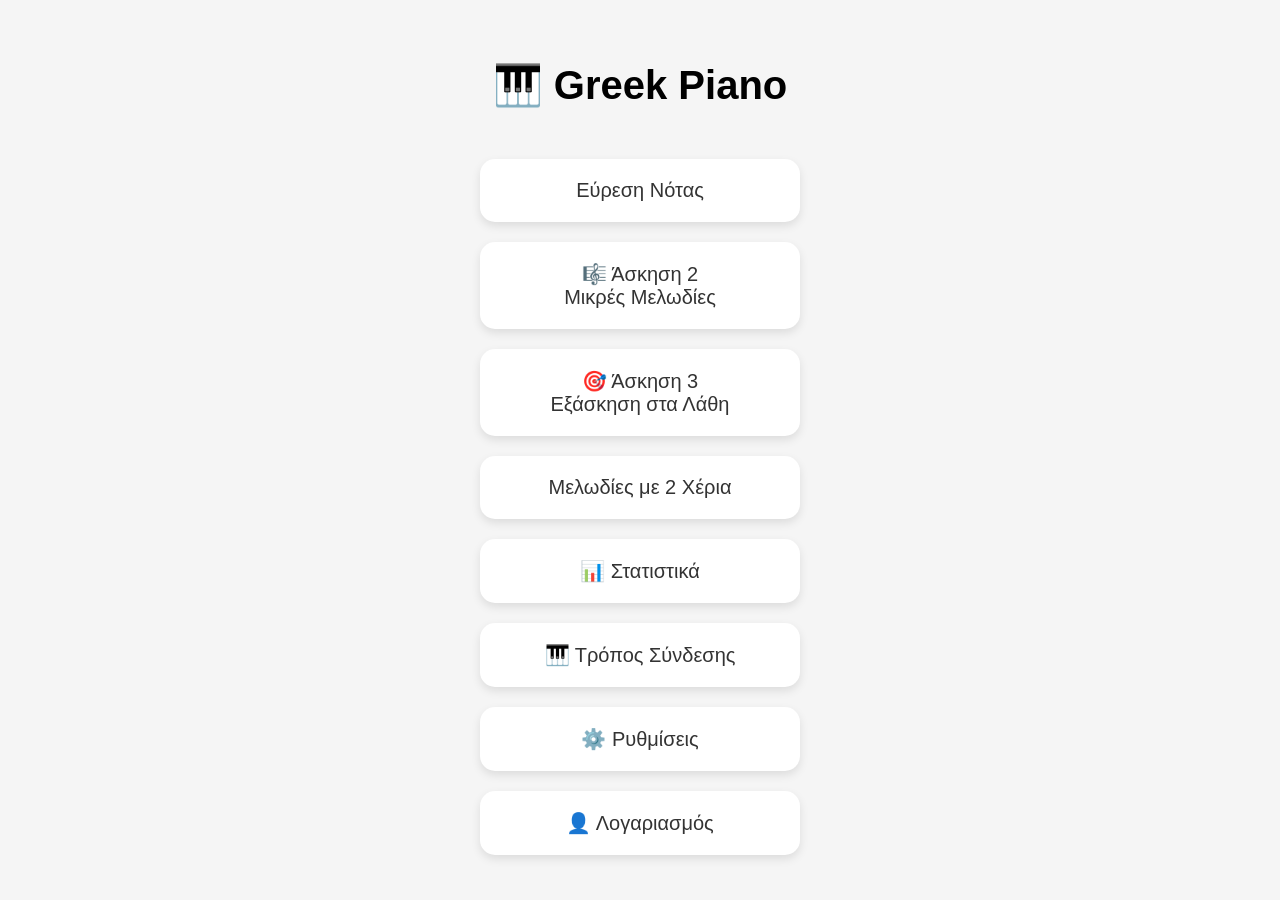
<file: index.html>
<!DOCTYPE html>
<html lang="el">

<head>
    <meta charset="UTF-8">

    <meta name="viewport" content="width=device-width, initial-scale=1.0">

    <title>Greek Piano</title>
    
<link rel="stylesheet" href="css/style.css">
</head>

<body>

    <div class="container">

        <h1>🎹 Greek Piano</h1>

        <button onclick="window.location.href='askisi1-settings.html'"
    🎹 Άσκηση 1<br>Εύρεση Νότας
</button>
        
    <button onclick="window.location.href='askisi2-settings.html'">
    🎼 Άσκηση 2<br>Μικρές Μελωδίες
</button>

<button id="exercise3Button">
    🎯 Άσκηση 3<br>Εξάσκηση στα Λάθη
</button>

<div id="exercise3Message" class="modal-overlay">

    <div class="modal-box">

        <button
            id="closeExercise3Message"
            class="modal-close">
            ✕
        </button>

        <h2>🎯 Εξάσκηση στα Λάθη</h2>

        <p>
            🔒 Η άσκηση δεν είναι ακόμα διαθέσιμη.
        </p>

        <p>
            Συνέχισε να εξασκείσαι στις
            <strong>Ασκήσεις 1 και 2</strong>.
        </p>

        <p>
            Χρειάζεσαι συνολικά
            <strong>150 λάθη</strong>
            για να ξεκλειδώσεις την άσκηση.
        </p>

    </div>

</div>

<button onclick="location.href='askisi4-settings.html'">
    Μελωδίες με 2 Χέρια
</button>

        <button onclick="window.location.href='pages/stats.html'">
    📊 Στατιστικά
</button>

<button onclick="window.location.href='connection-settings.html'">
    🎹 Τρόπος Σύνδεσης
</button>

      <button onclick="window.location.href='settings.html'">
    ⚙️ Ρυθμίσεις
</button>

       <button onclick="window.location.href='account.html'">
    👤 Λογαριασμός
</button>

    </div>

<script src="js/appSettings.js"></script>

<script src="js/app.js"></script>

</body>

</html>
</file>
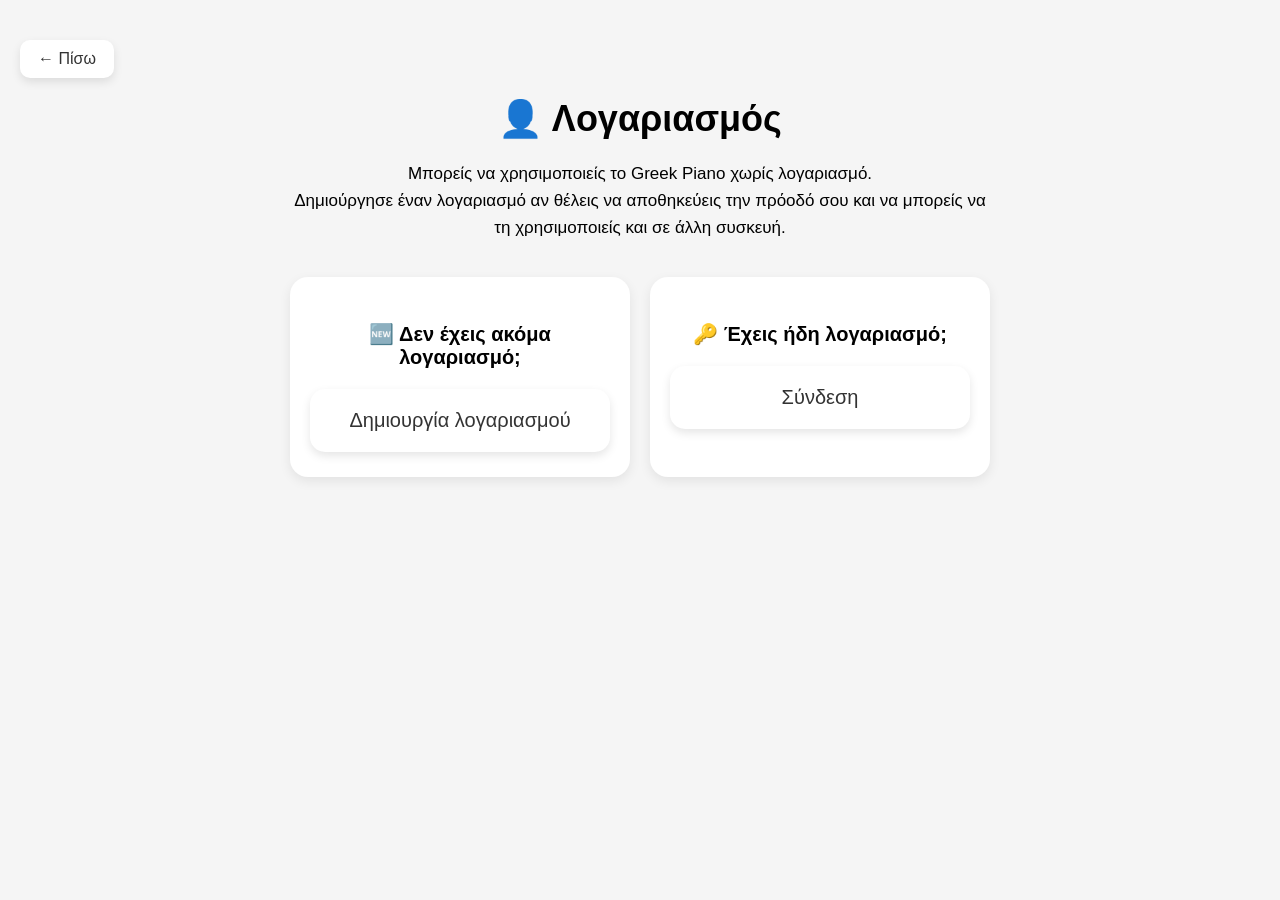
<file: account.html>
<!DOCTYPE html>
<html lang="el">

<head>

    <meta charset="UTF-8">

    <meta
        name="viewport"
        content="width=device-width, initial-scale=1.0">

    <title>Greek Piano — Λογαριασμός</title>

    <link rel="stylesheet" href="css/style.css">

</head>

<body>

    <main class="account-container">

        <!-- Πίσω -->

        <button
            class="account-back-button"
            onclick="window.location.href='index.html'">

            ← Πίσω

        </button>


        <!-- Τίτλος -->

        <h1>👤 Λογαριασμός</h1>


        <!-- Ενημέρωση -->

        <p class="account-intro">

            Μπορείς να χρησιμοποιείς το Greek Piano
            χωρίς λογαριασμό.

            <br>

            Δημιούργησε έναν λογαριασμό αν θέλεις
            να αποθηκεύεις την πρόοδό σου και να
            μπορείς να τη χρησιμοποιείς και σε
            άλλη συσκευή.

        </p>


        <!-- Επιλογές -->

        <section class="account-options" id="accountOptions">

    <div class="account-card">

        <p>
           🆕 Δεν έχεις ακόμα λογαριασμό;
        </p>

        <button id="createAccountButton">
           Δημιουργία λογαριασμού
        </button>

    </div>


    <div class="account-card">

        <p>
          🔑  Έχεις ήδη λογαριασμό;
        </p>

        <button id="loginButton">
            Σύνδεση
        </button>

    </div>

</section>


<!-- ================================ -->
<!-- Φόρμα δημιουργίας λογαριασμού -->
<!-- ================================ -->

<section
    class="account-form"
    id="createAccountForm"
    style="display: none;">

    <h2>🆕 Δημιουργία λογαριασμού</h2>

    <label for="username">
        Όνομα χρήστη
    </label>

    <input
        type="text"
        id="username"
        autocomplete="username"
        placeholder="Όνομα χρήστη">


    <label for="password">
        Κωδικός
    </label>

    <input
        type="password"
        id="password"
        autocomplete="new-password"
        placeholder="Κωδικός">


    <label for="confirmPassword">
        Επιβεβαίωση κωδικού
    </label>

    <input
        type="password"
        id="confirmPassword"
        autocomplete="new-password"
        placeholder="Επιβεβαίωση κωδικού">


    <button id="submitCreateAccount">
        Δημιουργία λογαριασμού
    </button>


    <button
        id="cancelCreateAccount"
        class="secondary-button">

        ← Πίσω

    </button>


    <div
        id="createAccountMessage"
        class="account-message">
    </div>

</section>
        <!-- ================================ -->
<!-- Φόρμα σύνδεσης -->
<!-- ================================ -->

<section
    class="account-form"
    id="loginForm"
    style="display: none;">

    <h2>🔑 Σύνδεση</h2>

    <label for="loginUsername">
        Όνομα χρήστη
    </label>

    <input
        type="text"
        id="loginUsername"
        autocomplete="username"
        placeholder="Όνομα χρήστη">


    <label for="loginPassword">
        Κωδικός
    </label>

    <input
        type="password"
        id="loginPassword"
        autocomplete="current-password"
        placeholder="Κωδικός">


    <button id="submitLogin">
        Σύνδεση
    </button>


    <button
        id="cancelLogin"
        class="secondary-button">

        ← Πίσω

    </button>


    <div
        id="loginMessage"
        class="account-message">
    </div>

</section>

    </main>

<script src="js/appSettings.js"></script>
    <script src="js/account.js"></script>

</body>

</html>
</file>
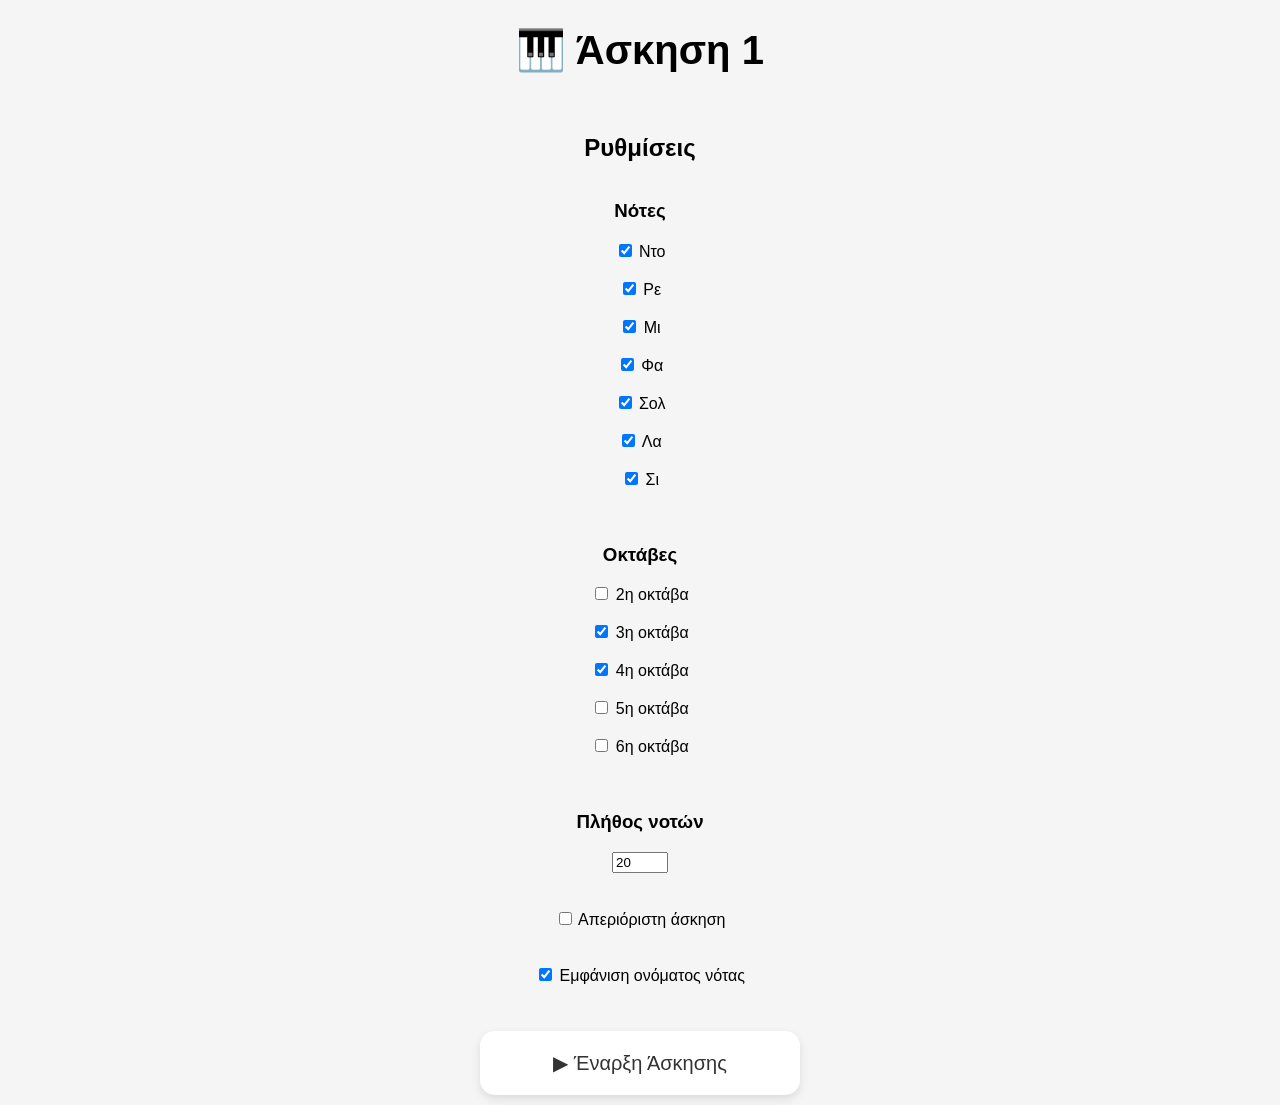
<file: askisi1-settings.html>
<!DOCTYPE html>
<html lang="el">

<head>
    <meta charset="UTF-8">
    <title>Ρυθμίσεις Άσκησης 1</title>

    <link rel="stylesheet" href="css/style.css">
</head>

<body>

<div class="container">

    <h1>🎹 Άσκηση 1</h1>

    <h2>Ρυθμίσεις</h2>

    <h3>Νότες</h3>

<label><input id="noteC" type="checkbox" checked> Ντο</label><br>
<label><input id="noteD" type="checkbox" checked> Ρε</label><br>
<label><input id="noteE" type="checkbox" checked> Μι</label><br>
<label><input id="noteF" type="checkbox" checked> Φα</label><br>
<label><input id="noteG" type="checkbox" checked> Σολ</label><br>
<label><input id="noteA" type="checkbox" checked> Λα</label><br>
<label><input id="noteB" type="checkbox" checked> Σι</label><br>

<br>

<h3>Οκτάβες</h3>

<label><input id="octave2" type="checkbox"> 2η οκτάβα</label><br>
<label><input id="octave3" type="checkbox" checked> 3η οκτάβα</label><br>
<label><input id="octave4" type="checkbox" checked> 4η οκτάβα</label><br>
<label><input id="octave5" type="checkbox"> 5η οκτάβα</label><br>
<label><input id="octave6" type="checkbox"> 6η οκτάβα</label><br>

    <br>

<h3>Πλήθος νοτών</h3>

<input
    id="questions"
    type="number"
    value="20"
    min="1"
    max="100"
>

<br><br>

<label>
    <input
        id="forever"
        type="checkbox"
    >
    Απεριόριστη άσκηση
</label>

<br><br>

    <label>
        <input id="showName" type="checkbox" checked>
        Εμφάνιση ονόματος νότας
    </label>

    <br><br>

    <button id="startExercise">
    ▶ Έναρξη Άσκησης
</button>

</div>

<script>
    const savedSettings = JSON.parse(
        localStorage.getItem("exercise1Settings")
    );

    if (savedSettings) {

        document.getElementById("noteC").checked = savedSettings.notes.c;
        document.getElementById("noteD").checked = savedSettings.notes.d;
        document.getElementById("noteE").checked = savedSettings.notes.e;
        document.getElementById("noteF").checked = savedSettings.notes.f;
        document.getElementById("noteG").checked = savedSettings.notes.g;
        document.getElementById("noteA").checked = savedSettings.notes.a;
        document.getElementById("noteB").checked = savedSettings.notes.b;

        document.getElementById("octave2").checked = savedSettings.octaves[2];
        document.getElementById("octave3").checked = savedSettings.octaves[3];
        document.getElementById("octave4").checked = savedSettings.octaves[4];
        document.getElementById("octave5").checked = savedSettings.octaves[5];
        document.getElementById("octave6").checked = savedSettings.octaves[6];

       document.getElementById("questions").value =
    savedSettings.questions;

document.getElementById("forever").checked =
    savedSettings.forever || false;

document.getElementById("showName").checked =
    savedSettings.showName;

    }
</script>

<script src="js/appSettings.js"></script>
<script src="js/exercise1-settings.js"></script>


</body>

</html>
</file>
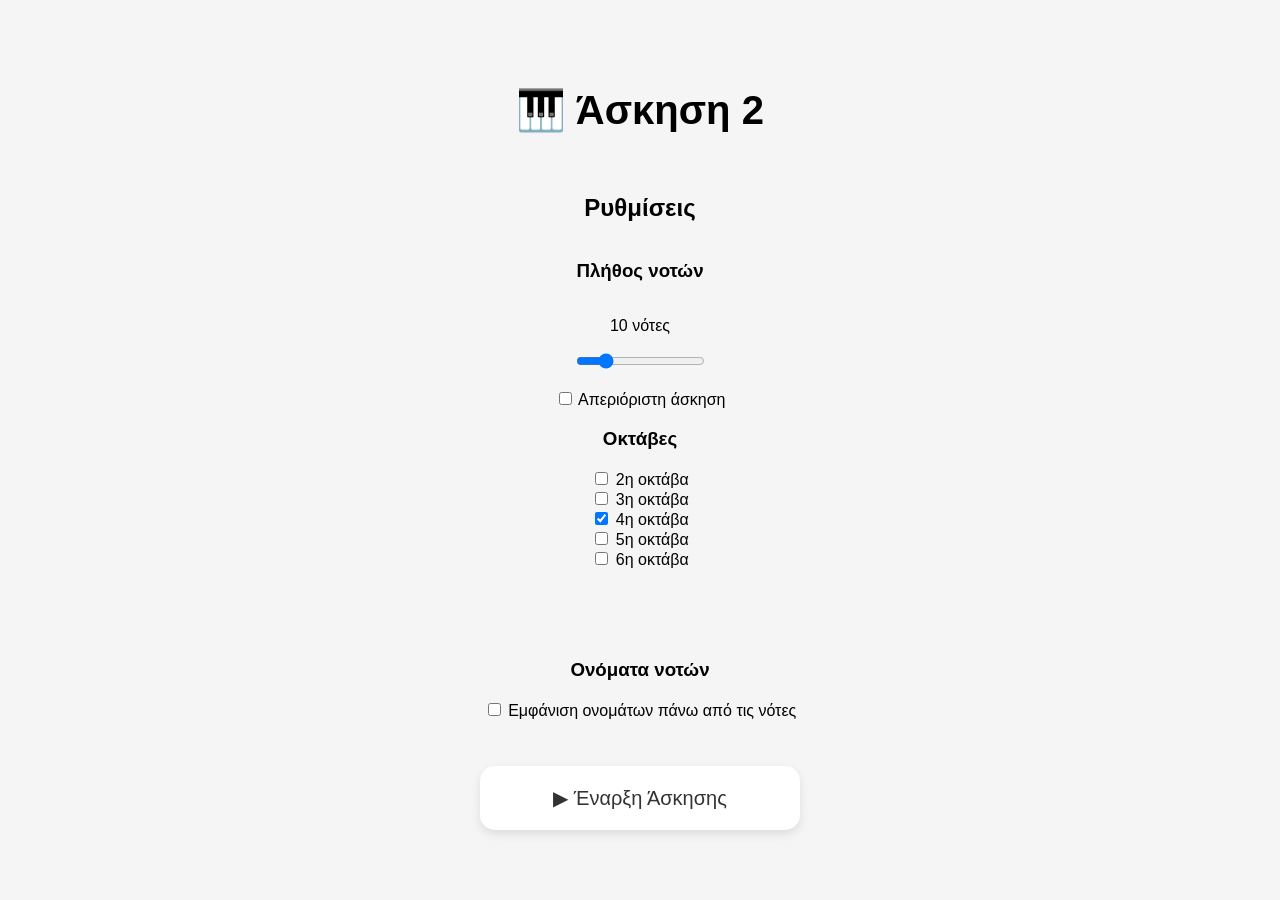
<file: askisi2-settings.html>
<!DOCTYPE html>
<html lang="el">

<head>

    <meta charset="UTF-8">

    <meta name="viewport" content="width=device-width, initial-scale=1.0">

    <title>Άσκηση 2 - Greek Piano</title>

    <link rel="stylesheet" href="css/style.css">

</head>


<body>

    <div class="container">

        <h1>🎹 Άσκηση 2</h1>

        <h2>Ρυθμίσεις</h2>


        <h3>Πλήθος νοτών</h3>
        

        <p>
            <span id="noteCount">10</span> νότες
        </p>


        <input
            id="noteSlider"
            type="range"
            min="5"
            max="30"
            value="10"
            step="1"


        >

        <br>

<label>
    <input id="unlimitedExercise" type="checkbox">
    Απεριόριστη άσκηση
</label>

<h3>Οκτάβες</h3>

<label>
    <input type="checkbox" name="octave" value="2">
    2η οκτάβα
</label>

<label>
    <input type="checkbox" name="octave" value="3">
    3η οκτάβα
</label>

<label>
    <input type="checkbox" name="octave" value="4" checked>
    4η οκτάβα
</label>

<label>
    <input type="checkbox" name="octave" value="5">
    5η οκτάβα
</label>

<label>
    <input type="checkbox" name="octave" value="6">
    6η οκτάβα
</label>

<br><br>

        <br><br>

<h3>Ονόματα νοτών</h3>

<label>
    <input
        type="checkbox"
        id="showNoteNames"
    >
    Εμφάνιση ονομάτων πάνω από τις νότες
</label>

<br><br>

        <button id="startExercise">
            ▶ Έναρξη Άσκησης
        </button>

    </div>

<script src="js/appSettings.js"></script>
    <script src="js/exercise2-settings.js"></script>

</body>

</html>
</file>
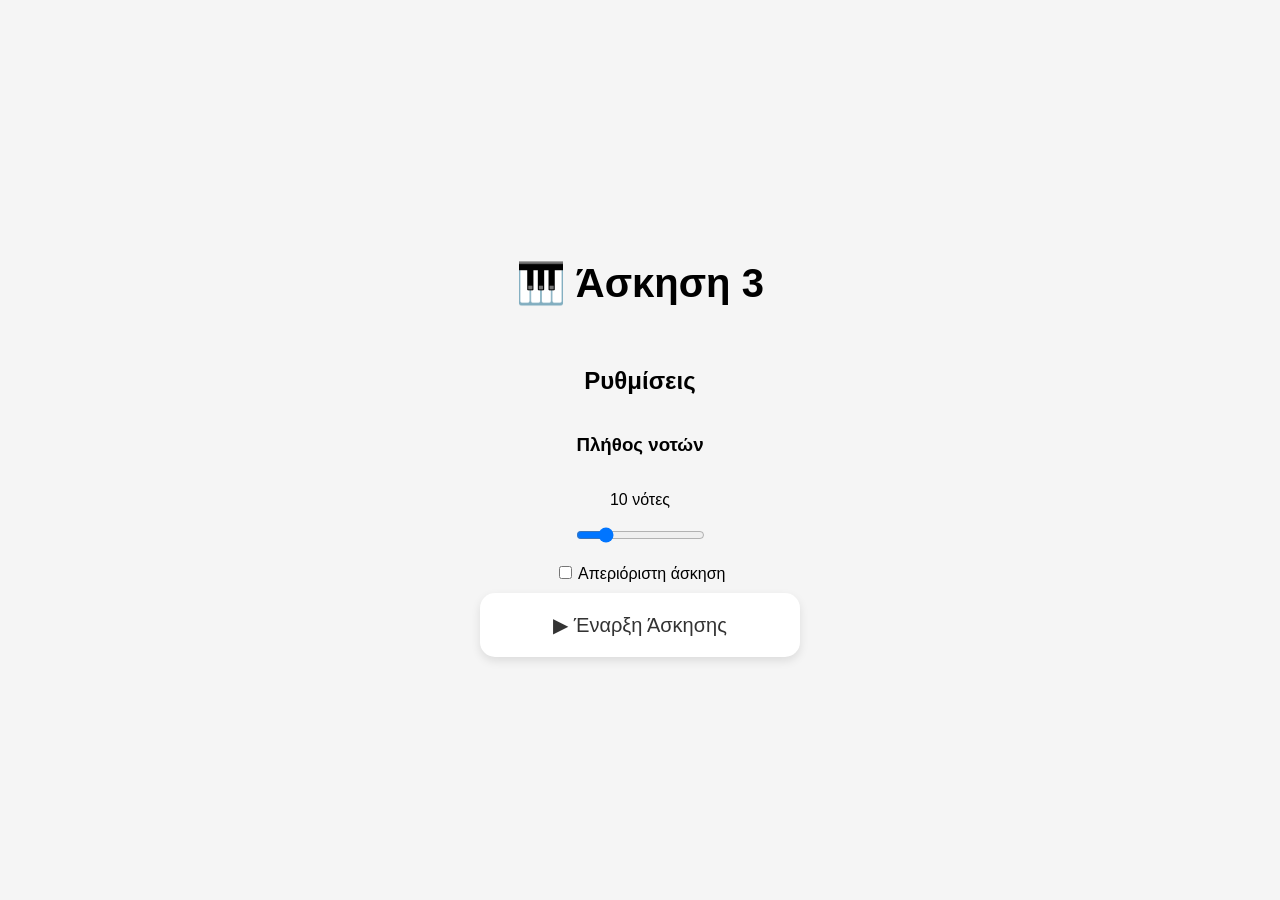
<file: askisi3-settings.html>
<!DOCTYPE html>
<html lang="el">

<head>

    <meta charset="UTF-8">

    <meta name="viewport" content="width=device-width, initial-scale=1.0">

    <title>Άσκηση 3 - Greek Piano</title>

    <link rel="stylesheet" href="css/style.css">

</head>


<body>

    <div class="container">

        <h1>🎹 Άσκηση 3</h1>

        <h2>Ρυθμίσεις</h2>


        <h3>Πλήθος νοτών</h3>
        

        <p>
            <span id="noteCount">10</span> νότες
        </p>


        <input
            id="noteSlider"
            type="range"
            min="5"
            max="30"
            value="10"
            step="1"


        >

        <br>

<label>
    <input id="unlimitedExercise" type="checkbox">
    Απεριόριστη άσκηση
</label>


        <button id="startExercise">
            ▶ Έναρξη Άσκησης
        </button>

    </div>

<script src="js/appSettings.js"></script>
    <script src="js/exercise3-settings.js"></script>

</body>

</html>
</file>
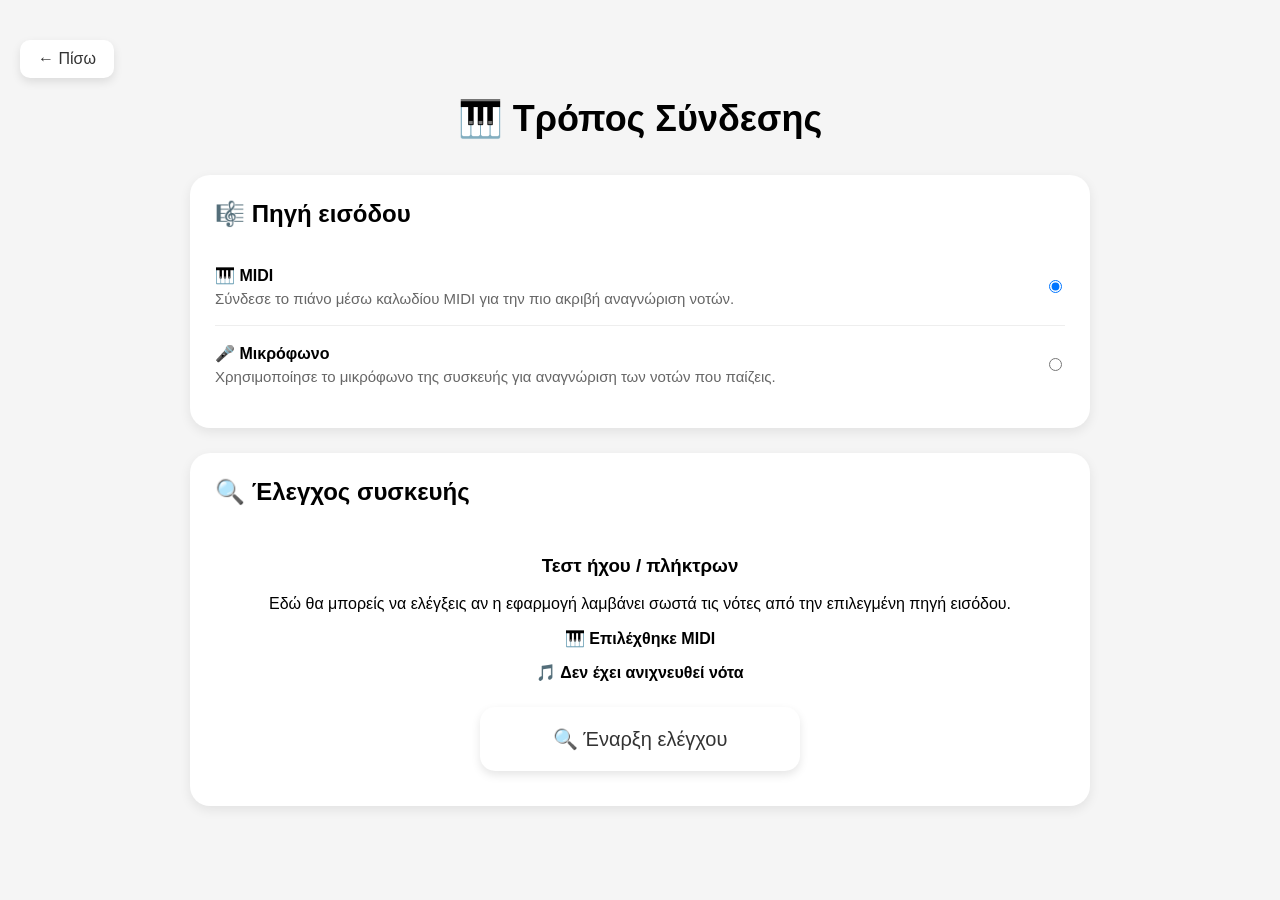
<file: connection-settings.html>
<!DOCTYPE html>

<html lang="el">

<head>

    <meta charset="UTF-8">

    <meta name="viewport" content="width=device-width, initial-scale=1.0">

    <title>Greek Piano — Τρόπος Σύνδεσης</title>

    <link rel="stylesheet" href="css/style.css">

</head>

<body>

    <main class="settings-container">

        <button
            class="settings-back-button"
            onclick="window.location.href='index.html'">
            ← Πίσω
        </button>


        <h1>🎹 Τρόπος Σύνδεσης</h1>


        <!-- ================================ -->
        <!-- ΕΠΙΛΟΓΗ ΤΡΟΠΟΥ ΣΥΝΔΕΣΗΣ -->
        <!-- ================================ -->

        <section class="settings-section">

            <h2>🎼 Πηγή εισόδου</h2>


            <div class="setting-row">

                <div>

                    <strong>🎹 MIDI</strong>

                    <p>
                        Σύνδεσε το πιάνο μέσω καλωδίου MIDI
                        για την πιο ακριβή αναγνώριση νοτών.
                    </p>

                </div>

                <label class="switch">

                    <input
                        type="radio"
                        name="inputMode"
                        id="midiInputMode"
                        value="midi">

                    <span class="slider"></span>

                </label>

            </div>


            <div class="setting-row">

                <div>

                    <strong>🎤 Μικρόφωνο</strong>

                    <p>
                        Χρησιμοποίησε το μικρόφωνο της συσκευής
                        για αναγνώριση των νοτών που παίζεις.
                    </p>

                </div>

                <label class="switch">

                    <input
                        type="radio"
                        name="inputMode"
                        id="microphoneInputMode"
                        value="microphone">

                    <span class="slider"></span>

                </label>

            </div>

        </section>


        <!-- ================================ -->
        <!-- ΤΕΣΤ ΣΥΝΔΕΣΗΣ -->
        <!-- ================================ -->

        <section class="settings-section">

            <h2>🔍 Έλεγχος συσκευής</h2>


            <div class="setting-test">

                <h3>Τεστ ήχου / πλήκτρων</h3>

                <p>
                    Εδώ θα μπορείς να ελέγξεις αν η εφαρμογή
                    λαμβάνει σωστά τις νότες από την επιλεγμένη
                    πηγή εισόδου.
                </p>

                <div
                    id="connectionTestStatus"
                    class="test-status">

                    ⚪ Επίλεξε τρόπο σύνδεσης

                </div>

                <div
    id="pitchTestResult"
    class="test-status">

    🎵 Δεν έχει ανιχνευθεί νότα

</div>

                <button id="connectionTestButton">

                    🔍 Έναρξη ελέγχου

                </button>

            </div>

        </section>


    </main>


<script src="js/appSettings.js"></script>
<script src="js/inputManager.js"></script>
<script src="js/midiInput.js"></script>
<script src="js/microphoneInput.js"></script>
<script src="js/connection-settings.js"></script>

</body>

</html>
</file>
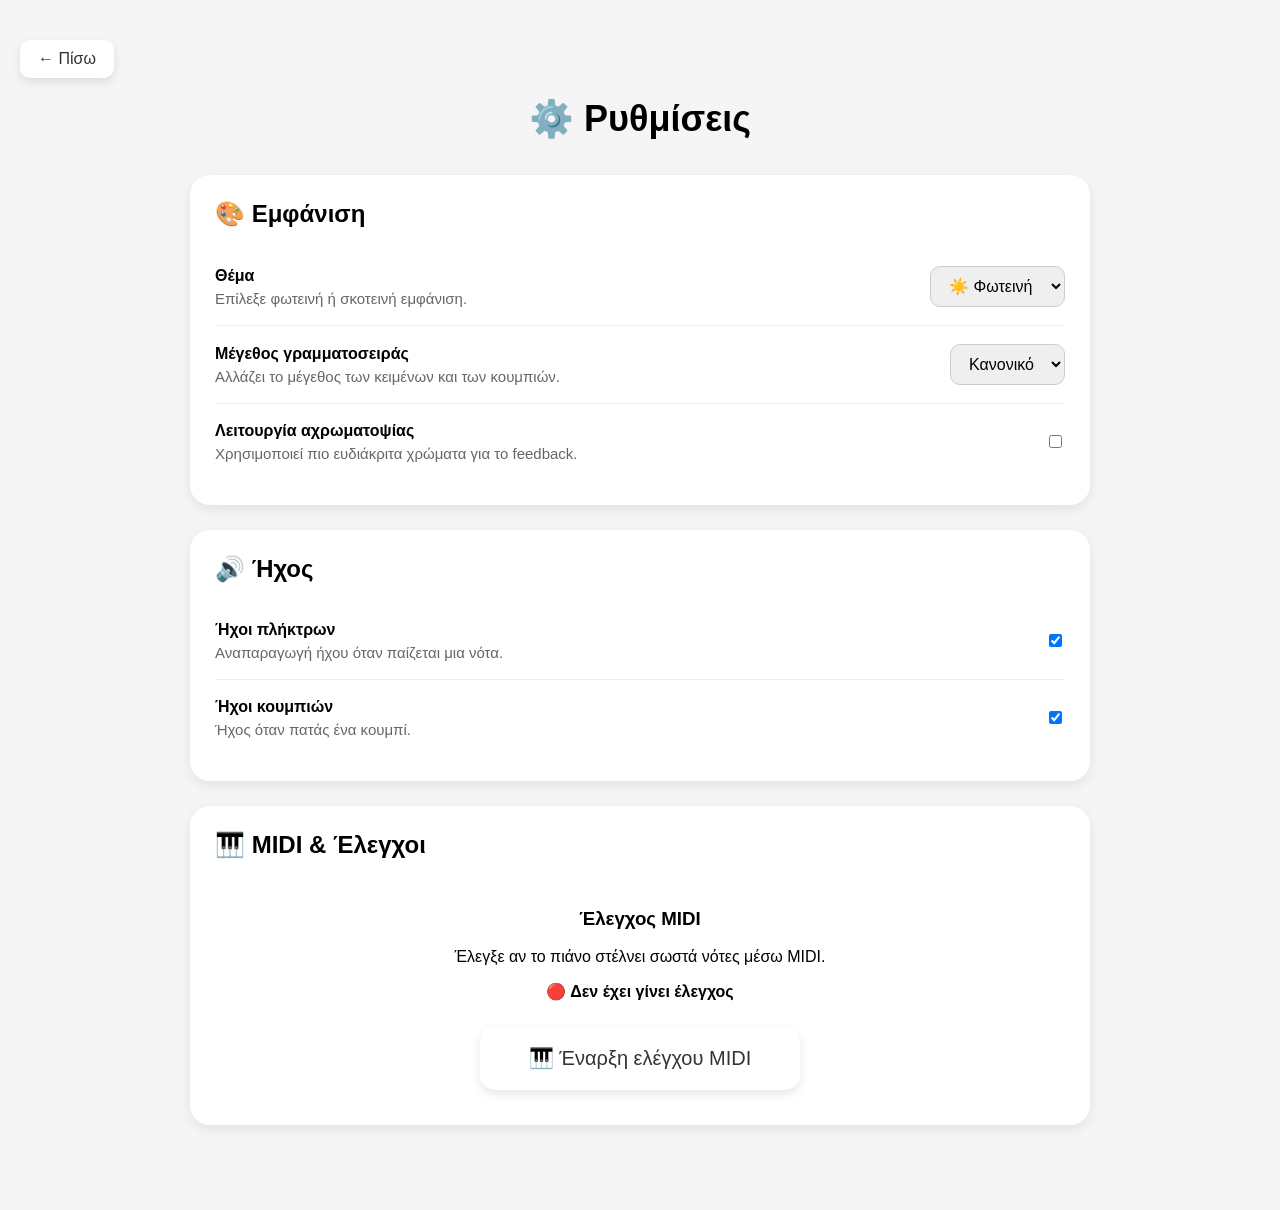
<file: settings.html>
<!DOCTYPE html>

<html lang="el">

<head>

    <meta charset="UTF-8">

    <meta name="viewport" content="width=device-width, initial-scale=1.0">

    <title>Greek Piano — Ρυθμίσεις</title>

    <link rel="stylesheet" href="css/style.css">

</head>

<body>

    <main class="settings-container">

       <button
    class="settings-back-button"
    onclick="window.location.href='index.html'">
    ← Πίσω
</button>


        <h1>⚙️ Ρυθμίσεις</h1>


        <!-- ================================ -->
        <!-- ΕΜΦΑΝΙΣΗ -->
        <!-- ================================ -->

        <section class="settings-section">

            <h2>🎨 Εμφάνιση</h2>


            <div class="setting-row">

                <div>
                    <strong>Θέμα</strong>
                    <p>Επίλεξε φωτεινή ή σκοτεινή εμφάνιση.</p>
                </div>

                <select id="themeSetting">

                    <option value="light">
                        ☀️ Φωτεινή
                    </option>

                    <option value="dark">
                        🌙 Σκοτεινή
                    </option>

                </select>

            </div>


            <div class="setting-row">

                <div>
                    <strong>Μέγεθος γραμματοσειράς</strong>
                    <p>Αλλάζει το μέγεθος των κειμένων και των κουμπιών.</p>
                </div>

                <select id="fontSizeSetting">

                    <option value="small">
                        Μικρό
                    </option>

                    <option value="normal">
                        Κανονικό
                    </option>

                    <option value="large">
                        Μεγάλο
                    </option>

                </select>

            </div>


            <div class="setting-row">

                <div>
                    <strong>Λειτουργία αχρωματοψίας</strong>
                    <p>Χρησιμοποιεί πιο ευδιάκριτα χρώματα για το feedback.</p>
                </div>

                <label class="switch">

                    <input
                        type="checkbox"
                        id="colorBlindSetting">

                    <span class="slider"></span>

                </label>

            </div>

        </section>


        <!-- ================================ -->
        <!-- ΗΧΟΣ -->
        <!-- ================================ -->

        <section class="settings-section">

            <h2>🔊 Ήχος</h2>


            <div class="setting-row">

                <div>
                    <strong>Ήχοι πλήκτρων</strong>
                    <p>Αναπαραγωγή ήχου όταν παίζεται μια νότα.</p>
                </div>

                <label class="switch">

                    <input
                        type="checkbox"
                        id="keySoundsSetting"
                        checked>

                    <span class="slider"></span>

                </label>

            </div>


            <div class="setting-row">

                <div>
                    <strong>Ήχοι κουμπιών</strong>
                    <p>Ήχος όταν πατάς ένα κουμπί.</p>
                </div>

                <label class="switch">

                    <input
                        type="checkbox"
                        id="buttonSoundsSetting"
                        checked>

                    <span class="slider"></span>

                </label>

            </div>

        </section>


        <!-- ================================ -->
        <!-- MIDI & ΕΛΕΓΧΟΙ -->
        <!-- ================================ -->

        <section class="settings-section">

            <h2>🎹 MIDI & Έλεγχοι</h2>


            <div class="setting-test">

                <h3>Έλεγχος MIDI</h3>

                <p>
                    Έλεγξε αν το πιάνο στέλνει σωστά νότες
                    μέσω MIDI.
                </p>

                <div
                    id="midiTestStatus"
                    class="test-status">
                    🔴 Δεν έχει γίνει έλεγχος
                </div>

                <button id="midiTestButton">
                    🎹 Έναρξη ελέγχου MIDI
                </button>

            </div>


        </section>


    </main>

<script src="js/appSettings.js"></script>
<script src="js/notes.js"></script>
    <script src="js/settings.js"></script>

</body>

</html>
</file>
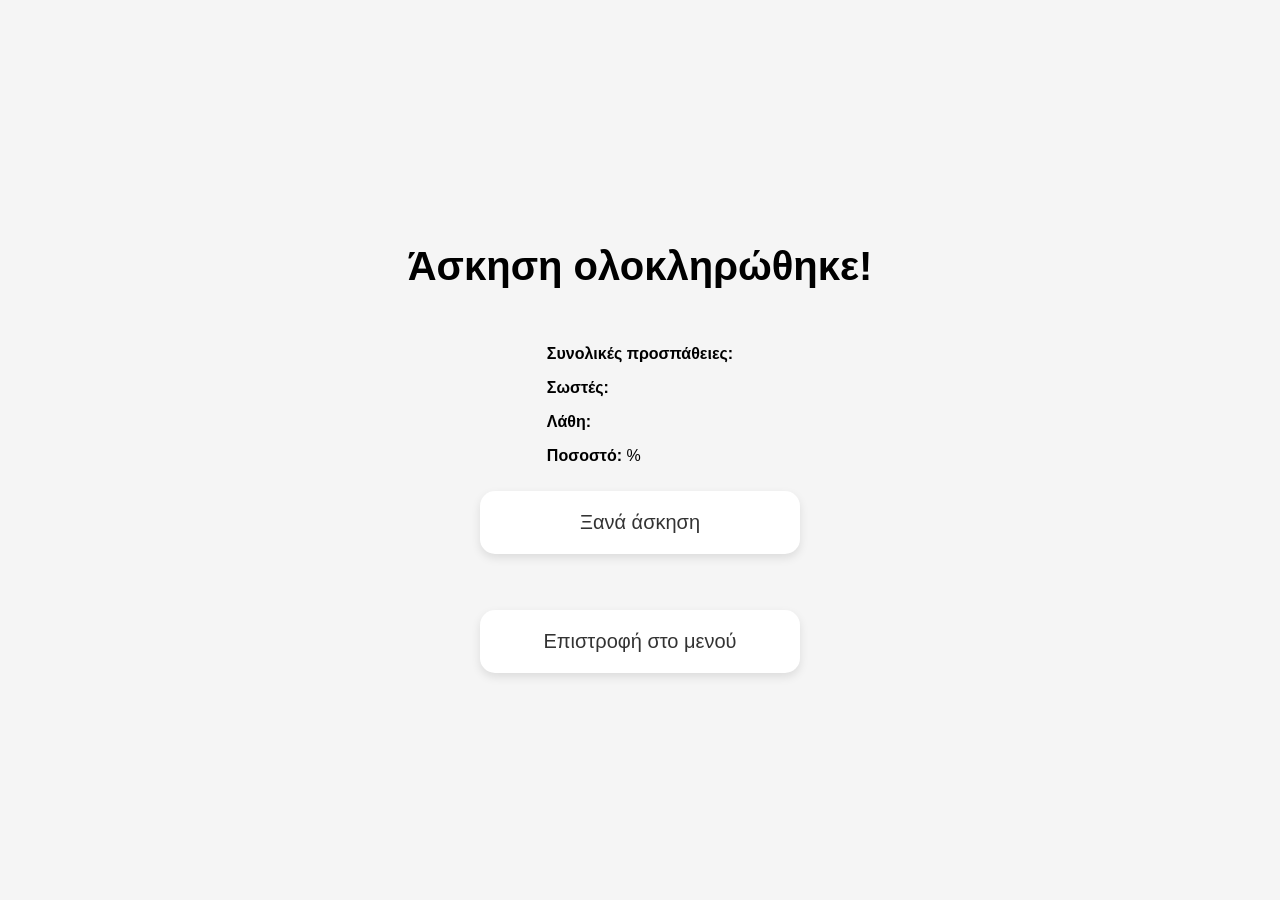
<file: pages/results.html>
<!DOCTYPE html>

<html lang="el">

<head>

    <meta charset="UTF-8">

    <title>Αποτελέσματα</title>

    <link rel="stylesheet" href="../css/style.css">

</head>

<body>

<div class="container">

<h1>Άσκηση ολοκληρώθηκε!</h1>

<div id="resultsBox">

<p><strong>Συνολικές προσπάθειες:</strong>
<span id="total"></span></p>

<p><strong>Σωστές:</strong>
<span id="correct"></span></p>

<p><strong>Λάθη:</strong>
<span id="wrong"></span></p>

<p><strong>Ποσοστό:</strong>
<span id="percentage"></span>%</p>

</div>

<button id="restartButton">

Ξανά άσκηση

</button>

<br><br>

<button id="menuButton">

Επιστροφή στο μενού

</button>

</div>


<script src="../js/appSettings.js"></script>
<script src="../js/results.js"></script>

</body>


</html>
</file>
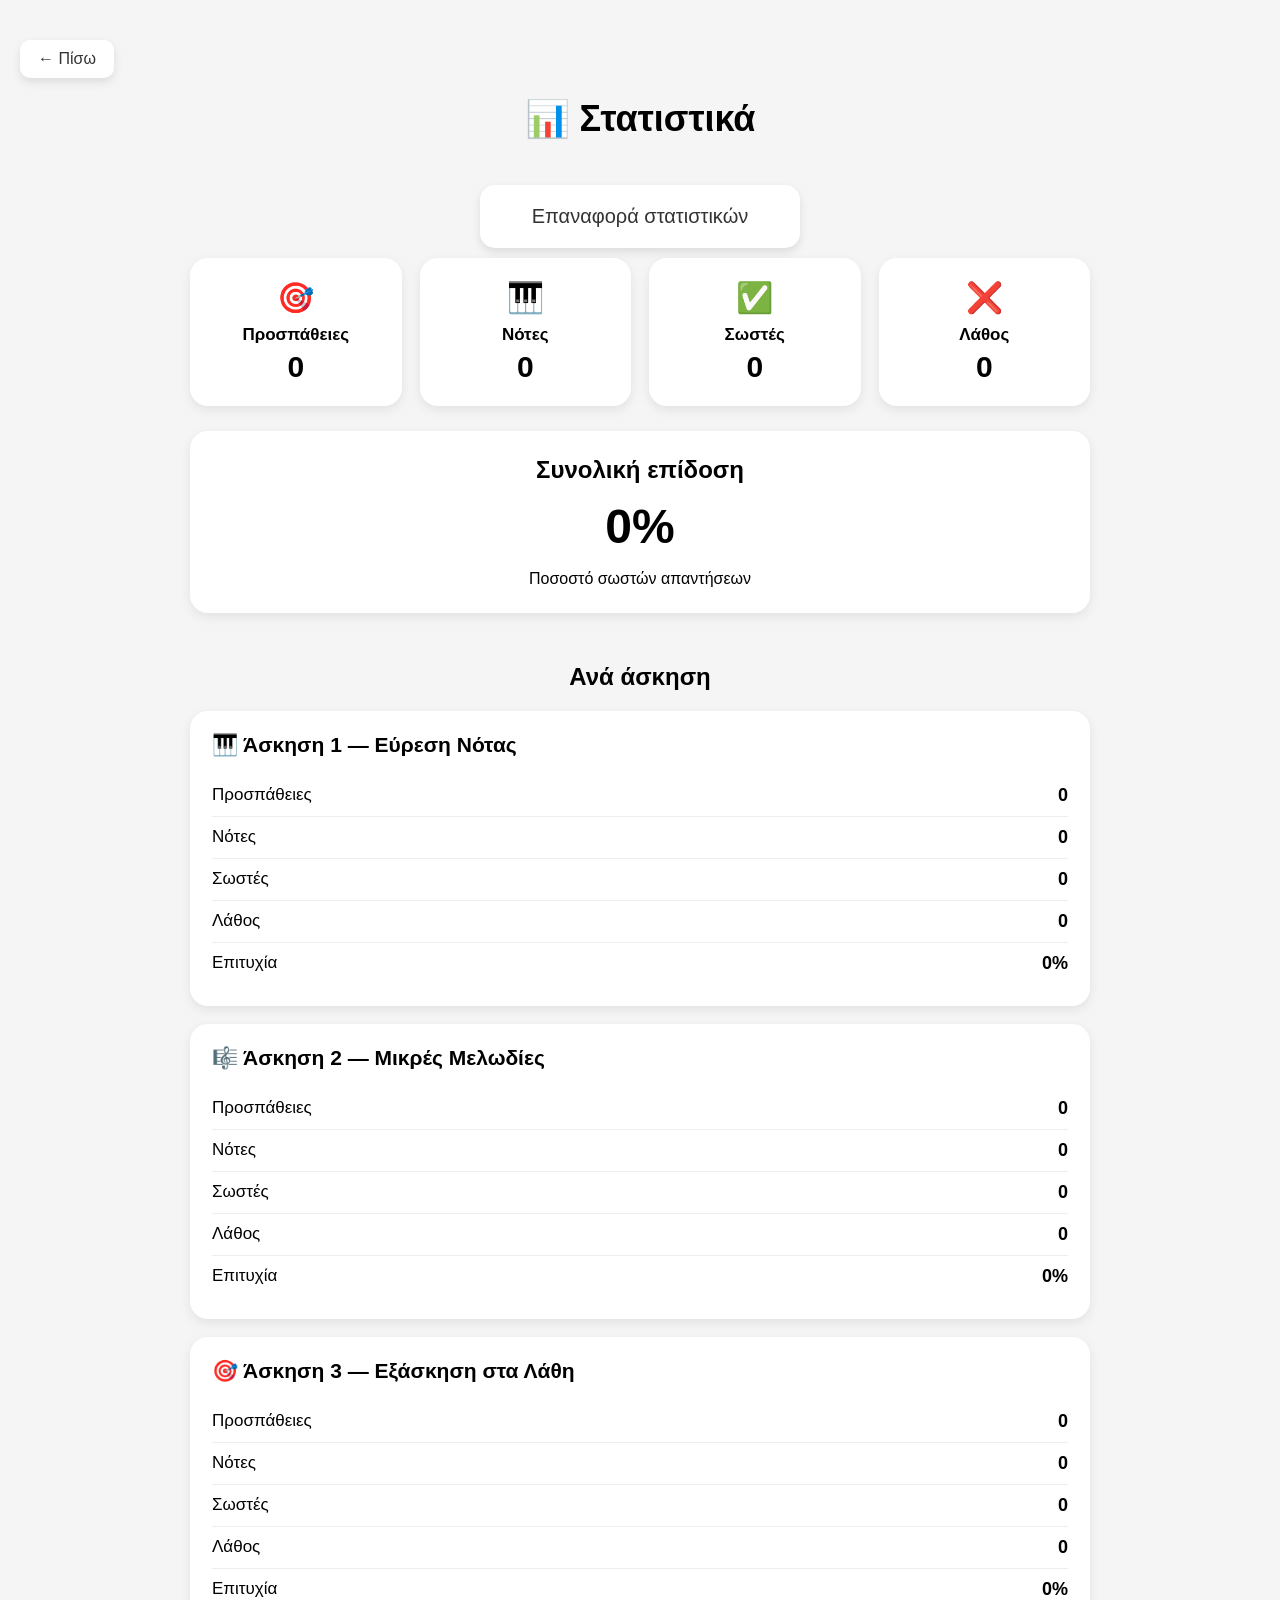
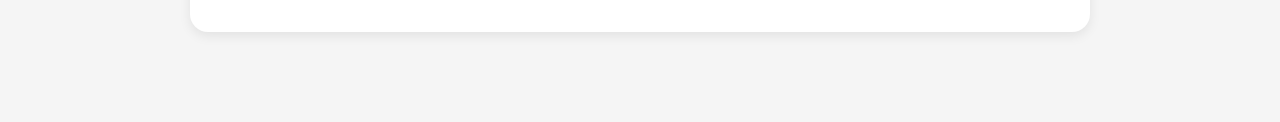
<file: pages/stats.html>
<!DOCTYPE html>
<html lang="el">

<head>
    <meta charset="UTF-8">

    <meta name="viewport" content="width=device-width, initial-scale=1.0">

    <title>Greek Piano - Στατιστικά</title>

    <link rel="stylesheet" href="../css/style.css">
</head>

<body>

    <main class="stats-container">

        <button
            class="stats-back-button"
            onclick="window.location.href='../index.html'">
            ← Πίσω
        </button>

        <h1>📊 Στατιστικά</h1>

        <button id="resetStatsButton">
    Επαναφορά στατιστικών
</button>

        <section class="stats-summary">

            <div class="stat-card">
                <span class="stat-icon">🎯</span>
                <h3>Προσπάθειες</h3>
                <p id="totalAttempts">0</p>
            </div>

            <div class="stat-card">
                <span class="stat-icon">🎹</span>
                <h3>Νότες</h3>
                <p id="totalNotes">0</p>
            </div>

            <div class="stat-card">
                <span class="stat-icon">✅</span>
                <h3>Σωστές</h3>
                <p id="totalCorrect">0</p>
            </div>

            <div class="stat-card">
                <span class="stat-icon">❌</span>
                <h3>Λάθος</h3>
                <p id="totalWrong">0</p>
            </div>

        </section>


        <section class="accuracy-card">

            <h2>Συνολική επίδοση</h2>

            <div class="percentage" id="totalPercentage">
                0%
            </div>

            <p>Ποσοστό σωστών απαντήσεων</p>

        </section>


        <section class="exercise-stats">

            <h2>Ανά άσκηση</h2>


            <div class="exercise-stat-card">

                <h3>🎹 Άσκηση 1 — Εύρεση Νότας</h3>

                <div class="exercise-stat-row">
                    <span>Προσπάθειες</span>
                    <strong id="exercise1Attempts">0</strong>
                </div>

                <div class="exercise-stat-row">
                    <span>Νότες</span>
                    <strong id="exercise1Notes">0</strong>
                </div>

                <div class="exercise-stat-row">
                    <span>Σωστές</span>
                    <strong id="exercise1Correct">0</strong>
                </div>

                <div class="exercise-stat-row">
                    <span>Λάθος</span>
                    <strong id="exercise1Wrong">0</strong>
                </div>

                <div class="exercise-stat-row">
                    <span>Επιτυχία</span>
                    <strong id="exercise1Percentage">0%</strong>
                </div>

            </div>


            <div class="exercise-stat-card">

                <h3>🎼 Άσκηση 2 — Μικρές Μελωδίες</h3>

                <div class="exercise-stat-row">
                    <span>Προσπάθειες</span>
                    <strong id="exercise2Attempts">0</strong>
                </div>

                <div class="exercise-stat-row">
                    <span>Νότες</span>
                    <strong id="exercise2Notes">0</strong>
                </div>

                <div class="exercise-stat-row">
                    <span>Σωστές</span>
                    <strong id="exercise2Correct">0</strong>
                </div>

                <div class="exercise-stat-row">
                    <span>Λάθος</span>
                    <strong id="exercise2Wrong">0</strong>
                </div>

                <div class="exercise-stat-row">
                    <span>Επιτυχία</span>
                    <strong id="exercise2Percentage">0%</strong>
                </div>

                      </div>

            <div class="exercise-stat-card">

                <h3>🎯 Άσκηση 3 — Εξάσκηση στα Λάθη</h3>

                <div class="exercise-stat-row">
                    <span>Προσπάθειες</span>
                    <strong id="exercise3Attempts">0</strong>
                </div>

                <div class="exercise-stat-row">
                    <span>Νότες</span>
                    <strong id="exercise3Notes">0</strong>
                </div>

                <div class="exercise-stat-row">
                    <span>Σωστές</span>
                    <strong id="exercise3Correct">0</strong>
                </div>

                <div class="exercise-stat-row">
                    <span>Λάθος</span>
                    <strong id="exercise3Wrong">0</strong>
                </div>

                <div class="exercise-stat-row">
                    <span>Επιτυχία</span>
                    <strong id="exercise3Percentage">0%</strong>
                </div>

            </div>

            <div class="exercise-stats">

        </section>

    </main>

    <script src="../js/appSettings.js"></script>
    <script src="../js/stats.js"></script>


</body>

</html>
</file>
<file: css/style.css>
/* ==================================
   ΒΑΣΙΚΑ
   ================================== */

body {
    margin: 0;
    font-family: Arial, sans-serif;
    background-color: #f5f5f5;
}

.container {
    min-height: 100vh;
    display: flex;
    flex-direction: column;
    justify-content: center;
    align-items: center;
}

h1 {
    font-size: 40px;
    margin-bottom: 40px;
}

button {
    width: 320px;
    padding: 20px;
    margin: 10px;
    font-size: 20px;
    border-radius: 15px;
    border: none;
    cursor: pointer;
    background-color: white;
    color: #333;
    box-shadow: 0 4px 10px rgba(0,0,0,0.1);
    transition: 0.2s;
}

button:hover {
    transform: scale(1.05);
    background-color: #eeeeee;
}


/* ==================================
   ΓΕΝΙΚΗ ΑΣΚΗΣΗ
   ================================== */

.exercise-container {
    min-height: 100vh;
    display: flex;
    flex-direction: column;
    align-items: center;
    padding: 20px;
}

.top-bar {
    width: 100%;
    display: flex;
    justify-content: space-between;
    align-items: center;
}

.exit-button {
    width: 50px;
    padding: 10px;
    font-size: 25px;
}

.staff-area {
    margin-top: 100px;
    text-align: center;
    font-size: 70px;
}

.exercise-container h2 {
    margin-top: 40px;
    font-size: 28px;
}

.exercise-container p {
    margin-top: 50px;
    font-size: 20px;
}

#noteButtons {
    margin-top: 30px;
    display: flex;
    flex-wrap: wrap;
    justify-content: center;
    gap: 12px;
}

.noteButton {
    width: 80px;
    height: 45px;
    font-size: 18px;
    border-radius: 10px;
    border: none;
    cursor: pointer;
}

.noteButton:hover {
    transform: scale(1.05);
}


/* ==================================
   MODAL
   ================================== */

.modal {
    display: none;
    position: fixed;
    top: 0;
    left: 0;
    width: 100%;
    height: 100%;
    background: rgba(0,0,0,0.5);
    justify-content: center;
    align-items: center;
}

.modalContent {
    background: white;
    padding: 30px;
    border-radius: 15px;
    text-align: center;
}

.modal button {
    margin: 10px;
    padding: 10px 20px;
    cursor: pointer;
}


/* ==================================
   ΑΣΚΗΣΗ 2
   ================================== */

.exercise2-container {
    min-height: calc(100vh - 80px);
    display: flex;
    flex-direction: column;
    align-items: center;
    justify-content: center;
    text-align: center;
    padding: 20px;
    box-sizing: border-box;
}

.exercise2-container h2 {
    margin: 0 0 20px 0;
    font-size: 28px;
}

.exercise2-container #progress {
    margin: 0 0 30px 0;
    font-size: 20px;
}

#staff {
    width: min(500px, 90vw);
    max-width: 100%;
    margin: 0 auto;
    box-sizing: border-box;
}

#staff svg {
    width: 100%;
    height: auto;
}

.exercise2-container #feedback {
    min-height: 30px;
    margin-top: 25px;
    font-size: 20px;
}


/* ==================================
   MOBILE - ΚΕΝΤΡΙΚΟ ΜΕΝΟΥ
   ================================== */

@media (max-width: 600px) {

    .container {
        padding: 20px;
        box-sizing: border-box;
    }

    h1 {
        font-size: 32px;
        margin-bottom: 30px;
        text-align: center;
    }

    .container button {
        width: 90%;
        max-width: 350px;
        padding: 18px 15px;
        margin: 8px 0;
        font-size: 19px;
        border-radius: 14px;
    }
}


/* ==================================
   ΑΣΚΗΣΗ 2 - ΜΙΚΡΕΣ ΟΘΟΝΕΣ
   ================================== */

@media (max-width: 900px) and (orientation: landscape) {

    .exercise2-container {
        min-height: calc(100vh - 50px);
        padding: 10px;
        justify-content: center;
    }

    .exercise2-container h2 {
        font-size: 22px;
        margin-bottom: 8px;
    }

    .exercise2-container #progress {
        font-size: 16px;
        margin-bottom: 10px;
    }

    #staff {
        width: min(500px, 85vw);
    }

    .exercise2-container #feedback {
        margin-top: 10px;
        font-size: 17px;
    }
}


/* ==================================
   ΣΤΑΤΙΣΤΙΚΑ
   ================================== */

.stats-container {
    min-height: 100vh;
    box-sizing: border-box;
    padding: 40px 20px 60px;
    display: flex;
    flex-direction: column;
    align-items: center;
}

.stats-container h1 {
    font-size: 36px;
    margin: 20px 0 35px;
    text-align: center;
}

.stats-back-button {
    align-self: flex-start;
    width: auto;
    padding: 10px 18px;
    margin: 0;
    font-size: 16px;
    border-radius: 10px;
}


/* Συνοπτικές κάρτες */

.stats-summary {
    width: 100%;
    max-width: 900px;
    display: grid;
    grid-template-columns: repeat(4, 1fr);
    gap: 18px;
}

.stat-card {
    background: white;
    border-radius: 18px;
    padding: 22px 15px;
    text-align: center;
    box-shadow: 0 4px 12px rgba(0,0,0,0.08);
}

.stat-icon {
    font-size: 30px;
}

.stat-card h3 {
    margin: 10px 0 5px;
    font-size: 17px;
}

.stat-card p {
    margin: 0;
    font-size: 30px;
    font-weight: bold;
}


/* Συνολική επίδοση */

.accuracy-card {
    width: 100%;
    max-width: 900px;
    margin-top: 25px;
    padding: 25px;
    box-sizing: border-box;
    background: white;
    border-radius: 18px;
    text-align: center;
    box-shadow: 0 4px 12px rgba(0,0,0,0.08);
}

.accuracy-card h2 {
    margin: 0 0 15px;
}

.percentage {
    font-size: 48px;
    font-weight: bold;
}

.accuracy-card p {
    margin-bottom: 0;
}


/* Ανά άσκηση */

.exercise-stats {
    width: 100%;
    max-width: 900px;
    margin-top: 30px;
}

.exercise-stats > h2 {
    text-align: center;
    margin-bottom: 20px;
}

.exercise-stat-card {
    background: white;
    border-radius: 18px;
    padding: 22px;
    margin-bottom: 18px;
    box-shadow: 0 4px 12px rgba(0,0,0,0.08);
}

.exercise-stat-card h3 {
    margin-top: 0;
    margin-bottom: 18px;
    font-size: 21px;
}

.exercise-stat-row {
    display: flex;
    justify-content: space-between;
    align-items: center;
    padding: 10px 0;
    border-bottom: 1px solid #eeeeee;
    font-size: 17px;
}

.exercise-stat-row:last-child {
    border-bottom: none;
}

.exercise-stat-row strong {
    font-size: 18px;
}


/* ==================================
   ΣΤΑΤΙΣΤΙΚΑ - MOBILE
   ================================== */

@media (max-width: 700px) {

    .stats-container {
        padding: 25px 15px 40px;
    }

    .stats-container h1 {
        font-size: 30px;
        margin: 15px 0 25px;
    }

    .stats-summary {
        grid-template-columns: repeat(2, 1fr);
        gap: 12px;
    }

    .stat-card {
        padding: 18px 10px;
    }

    .stat-card p {
        font-size: 26px;
    }

    .percentage {
        font-size: 42px;
    }

    .exercise-stat-card {
        padding: 18px;
    }
}


/* ==================================
   MODAL - ΑΣΚΗΣΗ 3
   ================================== */

#exercise3Message {
    display: none;
    position: fixed;
    top: 0;
    left: 0;
    width: 100%;
    height: 100%;
    background: rgba(0, 0, 0, 0.45);
    justify-content: center;
    align-items: center;
    z-index: 1000;
}

#exercise3Message .modal-box {
    position: relative;
    width: 90%;
    max-width: 420px;
    background: white;
    border-radius: 16px;
    padding: 30px 25px;
    text-align: center;
    box-shadow: 0 10px 30px rgba(0, 0, 0, 0.25);
}

#exercise3Message h2 {
    margin-top: 0;
    margin-bottom: 20px;
}

#exercise3Message p {
    margin: 10px 0;
    line-height: 1.5;
}

#exercise3Message .modal-close {
    position: absolute;
    top: 10px;
    right: 12px;
    border: none;
    background: transparent;
    font-size: 22px;
    cursor: pointer;
    padding: 5px;
}


/* ==================================
   ΘΕΜΑ ΕΦΑΡΜΟΓΗΣ
   ================================== */

body.dark-theme {
    background-color: #1e1e1e;
    color: #f5f5f5;
}

body.dark-theme button {
    background-color: #2b2b2b;
    color: #f5f5f5;
    box-shadow: 0 4px 10px rgba(0,0,0,0.3);
}

body.dark-theme button:hover {
    background-color: #3a3a3a;
}


/* Modals */

body.dark-theme .modalContent {
    background-color: #2b2b2b;
    color: #f5f5f5;
}

body.dark-theme #exercise3Message .modal-box {
    background-color: #2b2b2b;
    color: #f5f5f5;
}


/* Στατιστικά */

body.dark-theme .stat-card,
body.dark-theme .accuracy-card,
body.dark-theme .exercise-stat-card {
    background-color: #2b2b2b;
    color: #f5f5f5;
    box-shadow: 0 4px 12px rgba(0,0,0,0.3);
}

body.dark-theme .exercise-stat-row {
    border-bottom-color: #444;
}


/* Κείμενο */

body.dark-theme h1,
body.dark-theme h2,
body.dark-theme h3,
body.dark-theme p,
body.dark-theme span {
    color: #f5f5f5;
}


/* Mobile μήνυμα Άσκησης 2 */

body.dark-theme::before {
    background-color: #1e1e1e;
    color: #f5f5f5;
}


/* ==================================
   ΜΕΓΕΘΟΣ ΓΡΑΜΜΑΤΟΣ ΕΦΑΡΜΟΓΗΣ
   ================================== */

body.font-small {
    font-size: 14px;
}

body.font-small button {
    font-size: 17px;
}

body.font-small h1 {
    font-size: 34px;
}

body.font-small h2 {
    font-size: 24px;
}

body.font-small h3 {
    font-size: 18px;
}

body.font-normal {
    font-size: 16px;
}

body.font-large {
    font-size: 18px;
}

body.font-large button {
    font-size: 23px;
}

body.font-large h1 {
    font-size: 46px;
}

body.font-large h2 {
    font-size: 32px;
}

body.font-large h3 {
    font-size: 24px;
}


/* ==================================
   ΛΕΙΤΟΥΡΓΙΑ ΑΧΡΩΜΑΤΟΨΙΑΣ
   ================================== */

body.color-blind-mode {
    --correct-color: #0072B2;
    --wrong-color: #D55E00;
}

body.color-blind-mode .correct {
    color: var(--correct-color);
}

body.color-blind-mode .wrong {
    color: var(--wrong-color);
}


/* ==================================
   ΛΟΓΑΡΙΑΣΜΟΣ
   ================================== */

.account-container {
    min-height: 100vh;
    box-sizing: border-box;
    padding: 40px 20px 60px;
    display: flex;
    flex-direction: column;
    align-items: center;
}

.account-back-button {
    align-self: flex-start;
    width: auto;
    padding: 10px 18px;
    margin: 0;
    font-size: 16px;
    border-radius: 10px;
}

.account-container h1 {
    font-size: 36px;
    margin: 20px 0 20px;
    text-align: center;
}

.account-intro {
    width: 100%;
    max-width: 700px;
    margin: 0 0 35px;
    text-align: center;
    line-height: 1.6;
    font-size: 17px;
}

.account-options {
    width: 100%;
    max-width: 700px;
    display: grid;
    grid-template-columns: repeat(2, 1fr);
    gap: 20px;
}

.account-card {
    background: white;
    border-radius: 18px;
    padding: 25px 20px;
    text-align: center;
    box-shadow: 0 4px 12px rgba(0,0,0,0.08);
    box-sizing: border-box;
}

.account-card h2 {
    margin-top: 0;
    margin-bottom: 12px;
    font-size: 22px;
}

.account-card p {
    margin-bottom: 20px;
    font-size: 20px;
    font-weight: 600;
}

.account-card button {
    width: 100%;
    max-width: 300px;
    margin: 0;
}

.account-message {
    min-height: 30px;
    margin-top: 25px;
    text-align: center;
    font-size: 17px;
}


/* Account - Dark mode */

body.dark-theme .account-card {
    background-color: #2b2b2b;
    color: #f5f5f5;
    box-shadow: 0 4px 12px rgba(0,0,0,0.3);
}


/* Account - Mobile */

@media (max-width: 700px) {

    .account-container {
        padding: 25px 15px 40px;
    }

    .account-container h1 {
        font-size: 30px;
    }

    .account-intro {
        font-size: 16px;
    }

    .account-options {
        grid-template-columns: 1fr;
        gap: 15px;
    }

    .account-card {
        padding: 20px 15px;
    }
}


/* ==================================
   ΦΟΡΜΑ ΛΟΓΑΡΙΑΣΜΟΥ
   ================================== */

.account-form {
    width: 100%;
    max-width: 500px;
    display: flex;
    flex-direction: column;
    align-items: stretch;
    box-sizing: border-box;
}

.account-form h2 {
    text-align: center;
    margin: 0 0 25px;
}

.account-form label {
    margin: 12px 0 6px;
    font-size: 17px;
    font-weight: 600;
}

.account-form input {
    width: 100%;
    box-sizing: border-box;
    padding: 14px;
    font-size: 17px;
    border: 1px solid #cccccc;
    border-radius: 10px;
    outline: none;
}

.account-form input:focus {
    border-color: #888888;
}

.account-form button {
    width: 100%;
    margin: 15px 0 0;
}

.account-form .secondary-button {
    background-color: #eeeeee;
    color: #333333;
}

body.dark-theme .account-form input {
    background-color: #333333;
    color: #f5f5f5;
    border-color: #555555;
}

body.dark-theme .account-form input::placeholder {
    color: #bbbbbb;
}

body.dark-theme .account-form .secondary-button {
    background-color: #3a3a3a;
    color: #f5f5f5;
}


/* ==================================
   ΡΥΘΜΙΣΕΙΣ
   ================================== */

.settings-container {
    min-height: 100vh;
    box-sizing: border-box;
    padding: 40px 20px 60px;
    display: flex;
    flex-direction: column;
    align-items: center;
}

.settings-back-button {
    align-self: flex-start;
    width: auto;
    padding: 10px 18px;
    margin: 0;
    font-size: 16px;
    border-radius: 10px;
}

.settings-container h1 {
    font-size: 36px;
    margin: 20px 0 35px;
    text-align: center;
}

.settings-section {
    width: 100%;
    max-width: 900px;
    background: white;
    border-radius: 20px;
    padding: 25px;
    margin-bottom: 25px;
    box-sizing: border-box;
    box-shadow: 0 4px 12px rgba(0,0,0,0.08);
}

.settings-section h2 {
    margin-top: 0;
    margin-bottom: 20px;
}

.setting-row {
    display: flex;
    justify-content: space-between;
    align-items: center;
    gap: 20px;
    padding: 18px 0;
    border-bottom: 1px solid #eeeeee;
}

.setting-row:last-child {
    border-bottom: none;
}

.setting-row p {
    margin: 5px 0 0;
    color: #666666;
    font-size: 15px;
}

.setting-row select {
    padding: 10px 14px;
    border-radius: 10px;
    border: 1px solid #cccccc;
    font-size: 16px;
}

.setting-test {
    text-align: center;
    padding-top: 10px;
}

.setting-test button {
    margin-top: 10px;
}

.test-status {
    margin: 15px 0;
    font-weight: bold;
}


/* Settings - Dark mode */

body.dark-theme .settings-section {
    background-color: #2b2b2b;
    box-shadow: 0 4px 12px rgba(0,0,0,0.3);
}

body.dark-theme .setting-row {
    border-bottom-color: #444444;
}

body.dark-theme .setting-row p {
    color: #bbbbbb;
}

body.dark-theme .setting-row select {
    background-color: #333333;
    color: #f5f5f5;
    border-color: #555555;
}


@media (max-width: 700px) {

    .settings-container {
        padding: 25px 15px 40px;
    }

    .settings-container h1 {
        font-size: 30px;
    }

    .settings-section {
        padding: 20px;
    }

    .setting-row {
        flex-direction: column;
        align-items: flex-start;
    }
}


/* ==================================
   ΚΡΥΦΗ ΠΡΟΟΔΟΣ
   ================================== */

#topProgress {
    display: none;
}


/* ==================================
   ΠΡΟΕΙΔΟΠΟΙΗΣΗ ΠΡΟΣΑΝΑΤΟΛΙΣΜΟΥ
   ================================== */

#orientationModal {
    display: none;
    position: fixed;
    top: 0;
    left: 0;
    width: 100%;
    height: 100%;
    background: rgba(0, 0, 0, 0.45);
    justify-content: center;
    align-items: center;
    padding: 20px;
    box-sizing: border-box;
    z-index: 9999;
}

.orientation-box {
    width: 90%;
    max-width: 420px;
    background: white;
    border-radius: 20px;
    padding: 30px 25px;
    text-align: center;
    box-shadow: 0 10px 30px rgba(0, 0, 0, 0.25);
    box-sizing: border-box;
}

.orientation-icon {
    font-size: 48px;
    margin-bottom: 15px;
}

.orientation-box h2 {
    margin: 0 0 15px;
    font-size: 24px;
}

.orientation-box p {
    margin: 0 0 25px;
    line-height: 1.5;
    font-size: 17px;
}

.orientation-box button {
    width: 100%;
    max-width: 280px;
    margin: 0 auto;
}


/* Dark mode */

body.dark-theme #orientationModal {
    background: rgba(0, 0, 0, 0.65);
}

body.dark-theme .orientation-box {
    background-color: #2b2b2b;
    color: #f5f5f5;
}
</file>
